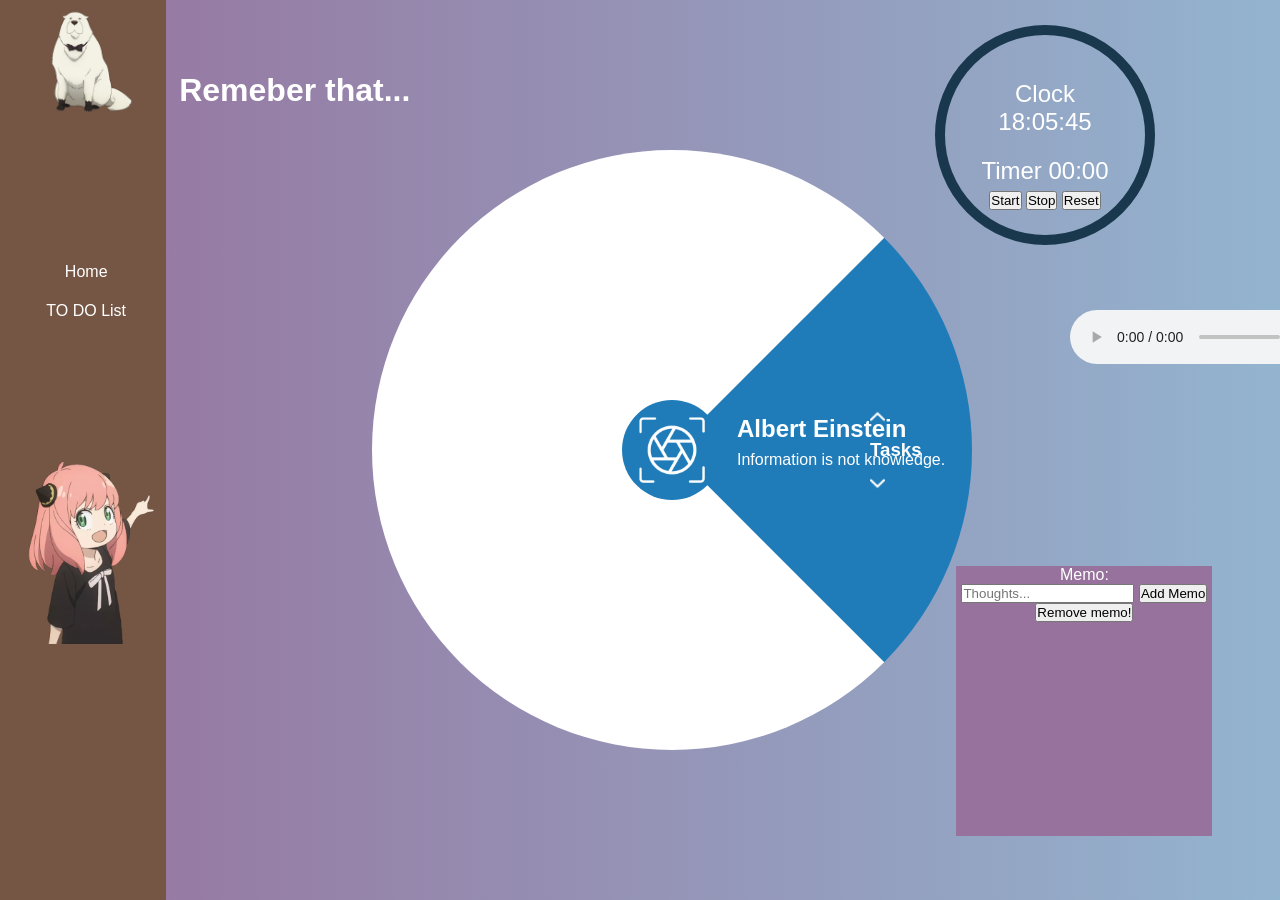
<file: original-version/index.html>
<html>

<head>
    
    <title>Priority List</title>
    <link rel ='icon' type="images/x-icon" href = "images/dog.png">
    <link rel="stylesheet" href="Styles/style.css">
</head>

<body>
    <div class="main">
        <audio class = "youtube-main" id="musicPlayer" controls>
            <source src="https://www.soundhelix.com/examples/mp3/SoundHelix-Song-1.mp3" type="audio/mp3">
        </audio>
        <nav>
            <div class="logo">
                <img src="images/dog.png">
            </div>
            <div class="nav-links">
                <ul>
                    <li><a href="index.html">Home</a></li>
                    <!-- <li><a href="application.html">Applications</a></li> -->
                    <li><a href="TODOList.html">TO DO List</a></li>
                    <!-- <li><a href="MyProfile.html">Motivational Boost!</a></li> -->
                    <!--<li><a href="login.html">Login/Sign up</a></li> -->
                </ul>
            </div>
            <div class="anya"><img src="images/Anya-PNG-Image.png"></div>
     
        </nav>
        <div class="information">

            <div class="overlay"></div>
            <div id="circle">
                <div class="feature one">
                    <img src="images/camera.png">
                    <div>
                        <h2>Albert Einstein
                            </h2>
                        <p>Information is not knowledge.</p>
                    </div>
                </div>
                <div class="feature two">
                    <!-- <img src="images/processor.png"> -->
                    <div>
                        <h2>Eren Yeager</h2>
                        <p>I'm not gonna die here</p>
                    </div>
                </div>
                <div class="feature three">
                    <!-- <img src="images/display.png"> -->
                    <div>
                        <h2>Anya Forger</h2>
                        <p>Waku waku!</p>
                    </div>
                </div>
                <div class="feature four">
                    <!-- <img src="images/battery.png"> -->
                    <div>
                        <h2>Uncle Roger</h2>
                        <p>Where your wok? Haiyaa.</p>
                    </div>
                </div>

            </div>
        </div>
        <div class="controls">
            <img src="images/arrow.png" id="upBtn">
            <h3>Tasks</h3>
            <img src="images/arrow.png" id='downBtn'>

        </div>

        <div class="todolist">
            <h1>Remeber that...</h1>

        </div>

        <div class="todobox">
            <form id="userForm">
                <label for="sentenceInput">Memo:<br></label>
                <input type="text" id="sentenceInput" name="sentence" placeholder="Thoughts...">

                <button type="button" onclick="addTask()">Add Memo</button>
            </form>

            <div id="output">
                <!-- Tasks will be added here dynamically -->
            </div>
            <button type="button" onclick="removeCheckedTasks()">Remove memo!</button>
        </div>
        <div class="timeplace">
            <div class="time">
                <ul>
                    <li> Clock
                        <div id="clock"></div>
                    </li>
                    <li>
                        <div id="timer"></div>
                    </li>
                </ul>
            <button onclick="startTimer()">Start</button>
            <button onclick="stopTimer()">Stop</button>
            <button onclick="resetTimer()">Reset </button>
        
            </div>
            
        </div>
        

    </div>

    <script>
        var circle = document.getElementById("circle");
        var upBtn = document.getElementById("upBtn");
        var downBtn = document.getElementById("downBtn");

        var rotateValue = circle.style.transform;
        var rotateSum;

        upBtn.onclick = function () {
            rotateSum = rotateValue + "rotate(-90deg)";
            circle.style.transform = rotateSum;
            rotateValue = rotateSum;
        }

        downBtn.onclick = function () {
            rotateSum = rotateValue + "rotate(90deg)";
            circle.style.transform = rotateSum;
            rotateValue = rotateSum;
        }

        function addTask() {
            var userInput = document.getElementById('sentenceInput').value;
            if (userInput.trim() !== '') {
                var outputDiv = document.getElementById('output');
                

                // Create a new task div
                var taskDiv = document.createElement('div');
                taskDiv.className = 'task';

                // Create a checkbox
                var checkbox = document.createElement('input');
                checkbox.type = 'checkbox';
                checkbox.className = 'task-checkbox';

                // Create a span for the user input
                var userInputSpan = document.createElement('span');
                userInputSpan.textContent = userInput;

                // Append checkbox and user input to the task div
                taskDiv.appendChild(checkbox);
                taskDiv.appendChild(userInputSpan);

                // Append the task div to the output div
                outputDiv.appendChild(taskDiv);

                // Clear the input field
                document.getElementById('sentenceInput').value = '';
            }
        }
        function removeCheckedTasks() {
            var outputDiv = document.getElementById('output');
            var tasks = outputDiv.getElementsByClassName('task');

            // Loop through tasks in reverse order to avoid issues with removing elements
            for (var i = tasks.length - 1; i >= 0; i--) {
                var checkbox = tasks[i].querySelector('.task-checkbox');
                if (checkbox.checked) {
                    outputDiv.removeChild(tasks[i]);
                }
            }
        }

        function updateClock() {
            var now = new Date();
            var hours = now.getHours();
            var minutes = now.getMinutes();
            var seconds = now.getSeconds();

            hours = (hours < 10) ? "0" + hours : hours;
            minutes = (minutes < 10) ? "0" + minutes : minutes;
            seconds = (seconds < 10) ? "0" + seconds : seconds;

            var timeString = hours + ":" + minutes + ":" + seconds;

            document.getElementById('clock').innerHTML = timeString;

            setTimeout(updateClock, 1000);
        }

        // Timer
        var timerSeconds = 0;
        var timerInterval;

        function startTimer() {
            timerInterval = setInterval(function () {
                timerSeconds++;
                updateTimer();
            }, 1000);
        }

        function stopTimer() {
            clearInterval(timerInterval);
        }

        function resetTimer() {
            timerSeconds = 0;
            updateTimer();
        }

        function updateTimer() {
            var minutes = Math.floor(timerSeconds / 60);
            var seconds = timerSeconds % 60;

            minutes = (minutes < 10) ? "0" + minutes : minutes;
            seconds = (seconds < 10) ? "0" + seconds : seconds;

            var timeString = minutes + ":" + seconds;

            document.getElementById('timer').innerHTML = 'Timer ' + timeString;
        }
    </script>

   

    <script>
        // Initialize clock and timer
        updateClock();
        updateTimer();
    </script>

<script>
    var musicPlayer = document.getElementById('musicPlayer');

    // You can use JavaScript to control the player programmatically
    function playMusic() {
        musicPlayer.play();
    }

    function pauseMusic() {
        musicPlayer.pause();
    }

    function setVolume(volume) {
        musicPlayer.volume = volume;
    }

    function updateProgressBar() {
        var progressBar = document.getElementById('progressBar');
        var progress = (musicPlayer.currentTime / musicPlayer.duration) * 100;
        progressBar.value = progress;
    }

    function seekTo(position) {
        var seekTime = (position / 100) * musicPlayer.duration;
        musicPlayer.currentTime = seekTime;
    }

    musicPlayer.addEventListener('timeupdate', updateProgressBar);


</script>

</body>

</html>
</file>
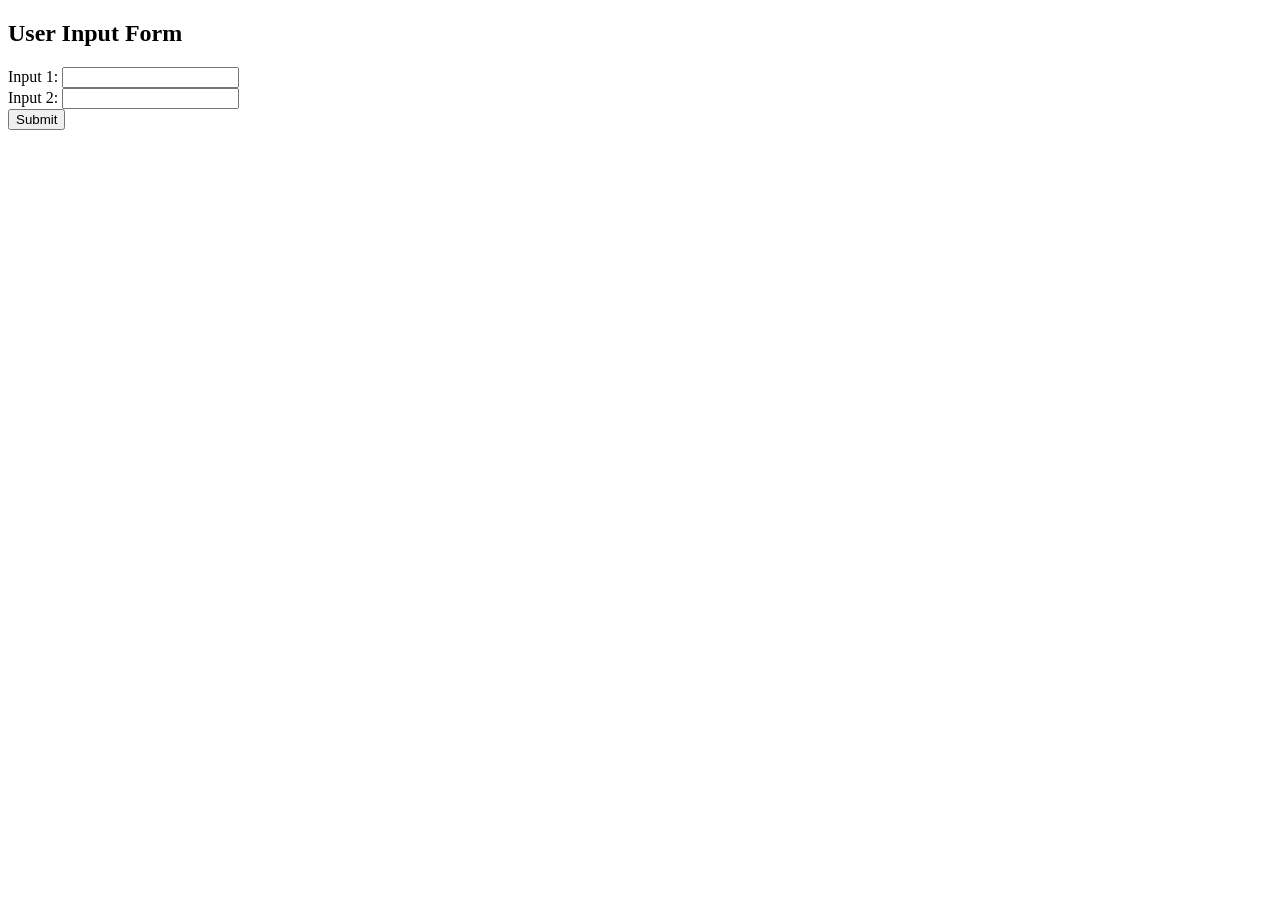
<file: original-version/input_form.html>
<!DOCTYPE html>
<html lang="en">
<head>
    <meta charset="UTF-8">
    <meta name="viewport" content="width=device-width, initial-scale=1.0">
    <title>User Input Form</title>
</head>
<body>
    <h2>User Input Form</h2>
    <form action="/submit" method="post">
        <label for="input1">Input 1:</label>
        <input type="text" id="input1" name="input1" required><br>

        <label for="input2">Input 2:</label>
        <input type="text" id="input2" name="input2" required><br>

        <input type="submit" value="Submit">
    </form>
</body>
</html>
</file>
<file: original-version/Styles/style.css>
*{
    margin: 0;
    padding: 0;
    font-family: sans-serif;
}

.main{
    width: 100%;
    height: 100vh;
    position: relative;
    overflow: hidden;
    background: linear-gradient(to right, #97729d, #93b4cf);
}

.todolist{
    position: absolute;
    left: 14%;
    top: 10%;
    transform: translateY(-50%);
}

.todolist h1{
    margin: 15px 0;
    color: #fff;
}
.todobox{
    position: absolute;
    right: 4.5%;
    bottom: 6%;
    height:30%;
    width: 20%;
    color: #fff;
    background-color: #97729d;
    margin: 10px auto;
    text-align: center;
    align-items: center;
    
    display: block;
    margin-right: 10px;

}

.outputbox{
    margin-left: 10px;
}

nav{

    height: 100%;
    width: 13%;
    position: fixed;
    top:0px;
    left: 0px;
    background-color: #755645;
    overflow-x: hidden;
    
    margin: 0px auto;
    z-index: 1;
    justify-content: center;
    display: block;
    /* 
     */

}
.nav-links{
    flex: 1;
    margin: 125 auto;
    text-align: center;
    align-items: center;
}

.nav-links ul li{
    list-style: none;
    display: inline-block;
    margin: 0 20px;
    padding: 15px 10px 6px 16px;
    text-align: center;
}


.nav-links .tab{
    background-color: transparent;
    font-weight: 700;
}

.nav-links .tab.is-active{
    background-color: #8ecdff;
    font-weight: 700;
}


.nav-links ul li a{
    color: #fff;
    text-decoration: none;
}

.logo{
    
    flex-basis: 20%;
}

.logo img{
    width:50%;
    height: auto;
    margin: 10 50;
}



.information{
    width: 1000px;
    height: 1000px;
    position: absolute;
    top: 50%;
    left: -10%;
    transform: translateY(-50%);
}

#circle{
    width: 1000px;
    height: 1000px;
    position: absolute;
    top: 0;
    left: 300;
    border-radius: 20%;
    transform: rotate(0deg);
    transition: 1s;
}

.feature img{
    width: 70px;
}

.feature{
    position: absolute;
    display: flex;
    color: #fff;
}

.feature div{
    margin-left: 30px;
}

.feature div p{
    margin-top: 8px;
}


.one{
    top: 465px;
    left: 465px;
}

.two{
    top: 320px;
    left: 400px;
    transform: rotate(-90deg);
}

.three{
    top: 475px;
    left: 300px;
    transform: rotate(-180deg);
}

.four{
    bottom: 325px;
    left: 390px;
    transform: rotate(-270deg);
}

.mobile{
    width: 200px;
    position: absolute;
    top: 50%;
    left: 35%;
    transform: translateY(-50%);
    z-index: 1;
}

.controls{
    position: absolute;
    right: 28%;
    top: 50%;
    transform: translateY(-50%);
}

.controls h3{
    margin: 15px 0;
    color: #fff;
}

#upBtn{
    width: 15px;
    cursor: pointer;
}

#downBtn{
    width: 15px;
    cursor: pointer;
    transform: rotate(180deg);
}

.overlay{
    /* width: 0;
    height: 0;
    border-top: 500px solid #fff;
    border-right: 500px solid transparent;
    border-bottom: 500px solid #fff;
    border-left: 500px solid #fff;
    position: absolute;
    left: 0;
    top: 0; */
    width: 100px;
    height: 100px;
    background-color: #207cb9; /* Blue color, change as needed */
    border-top: 250px solid #fff;
    border-right: 250px solid transparent;
    border-bottom: 250px solid #fff;
    border-left: 250px solid #fff;
    border-radius: 55%;
    
    bottom: 200px;
    right: 350px;
    left: 500px;
    position: absolute;
    
}

.wrapper{
    top: 120%;
    left: 40%;
    position: absolute;
    width: 300px;
    height: 300px;
    background: transparent;
    border: 2px solid rgba(255, 255, 255, 0.5);
    border-radius: 20px;
    /* backdrop-filter: blur(100%); */
    box-shadow: 0 0 30px rgba(0,0,0,0.5);
    display: flex;
    justify-content: center;
    align-items: center;

}

.wrapper .form-box{
    width: 100%;
    padding: 40px;
}

.form-box h2{
    font-size: 2em;
    color: black;
    text-align: center;
}

.input-box {
    position: relative;
    width: 10px;
}

.time{
    /* position: absolute;
    font-size: 24px;
    font-family: "Lucida Console", "Courier New", monospace;
    font-weight: bold;
    
    transform: translateY(-50%); */
    flex: 1;
    text-align: center;
    align-items: center;
    margin: 15% auto;
            
}

.timeplace{
    
    
    width: 200px;
    height: 200px;
    
    position: fixed;
    top:25px;
    right: 125px;
    background-color: transparent;
    overflow-x: hidden;
    
    margin: 0px auto;
    z-index: 1;
    justify-content: center;
   

    border: 10px solid #19384d;
    border-radius: 50%;
    
}

.time ul li{
    color: #fff;
    text-decoration: none;
    font-size: 24px;
    font-family: 'Arial', sans-serif;
    padding: 15px 10px 6px 10px;
}

.template-todo{
    width: 400;
    position: absolute;
    justify-content: center;
    align-items: center;
    height: 50vh; /* Viewport height */
    margin: 100 300;
    z-index: 1;
    background-color: #3498db;
    color: #fff;
    padding: 20px;
    border: 10px solid #19384d;

}

.template-todo form label{
    padding: 15px 10px 6px 0px;
    font-size: 20;
}

.template-todo form fieldset legend{
    padding: 15px 10px 6px 0px;
    font-size: 20;
}

.template-todo form button {
    display: inline-block;
    padding: 10px 20px;
    font-size: 16px;
    text-align: center;
    text-decoration: none;
    cursor: pointer;
    border-radius: 50%;
    background-color: #1e4a67;
    /* Change as needed */
    color: #fff;
    /* Change as needed */
    border: none;
    outline: none;
    margin: 30 auto;
}

.table_todo{
    width: 500;
    justify-content: center;
    align-items: center;
    height: 50vh; /* Viewport height */
    margin: 100 800;
    
    background-color: #3498db;
    color: #fff;
    padding: 20px;
    position: absolute;

    border: 10px solid #19384d;
}

.table_todo form{
    width: 3000;
}

.youtube{
    position: absolute;
    margin: 550 650;
}

.youtube-main{
    position: absolute;
    margin: 310 1070;
}

.anya img{
   width:110%;
   height: auto;
   margin: 10 auto;
   position: absolute;
}

.peanut img{
    width:50%;
    height: auto;
    margin: 100 50;
    z-index: 1;
    
 }
</file>
